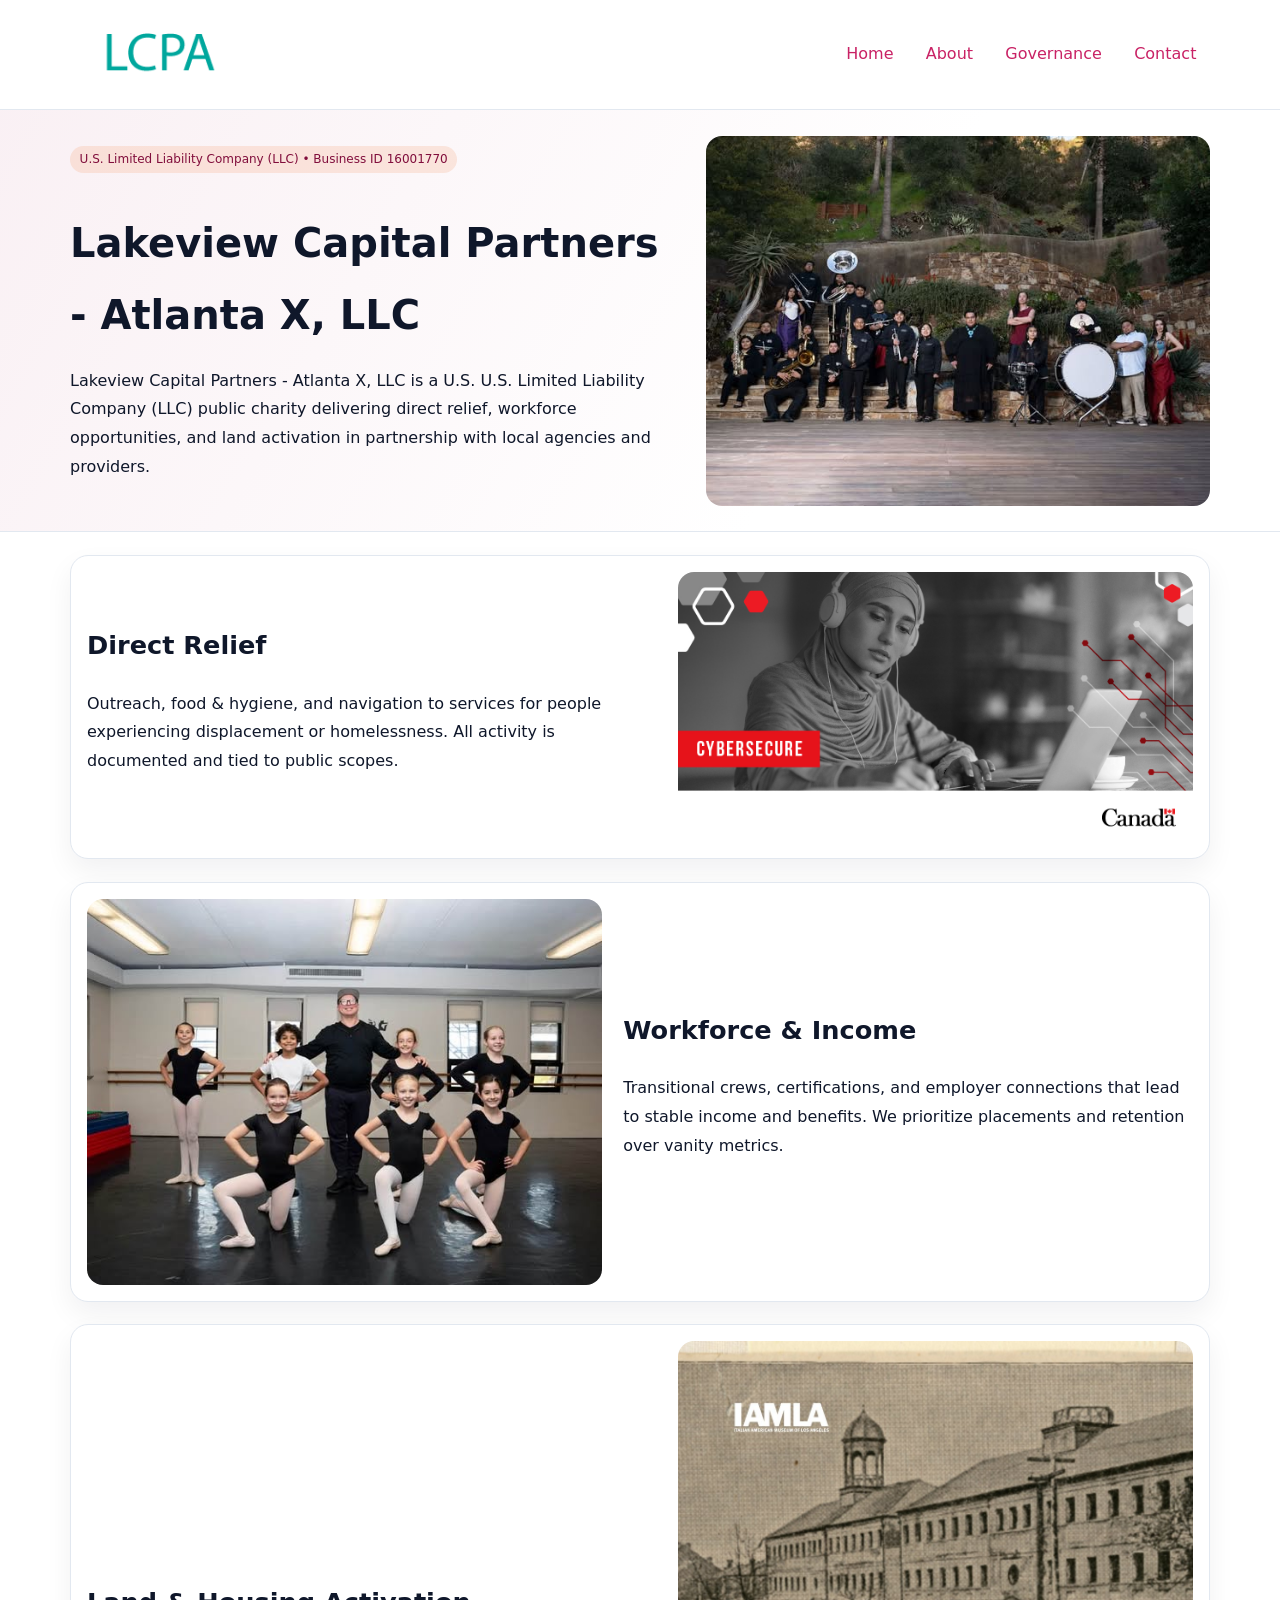
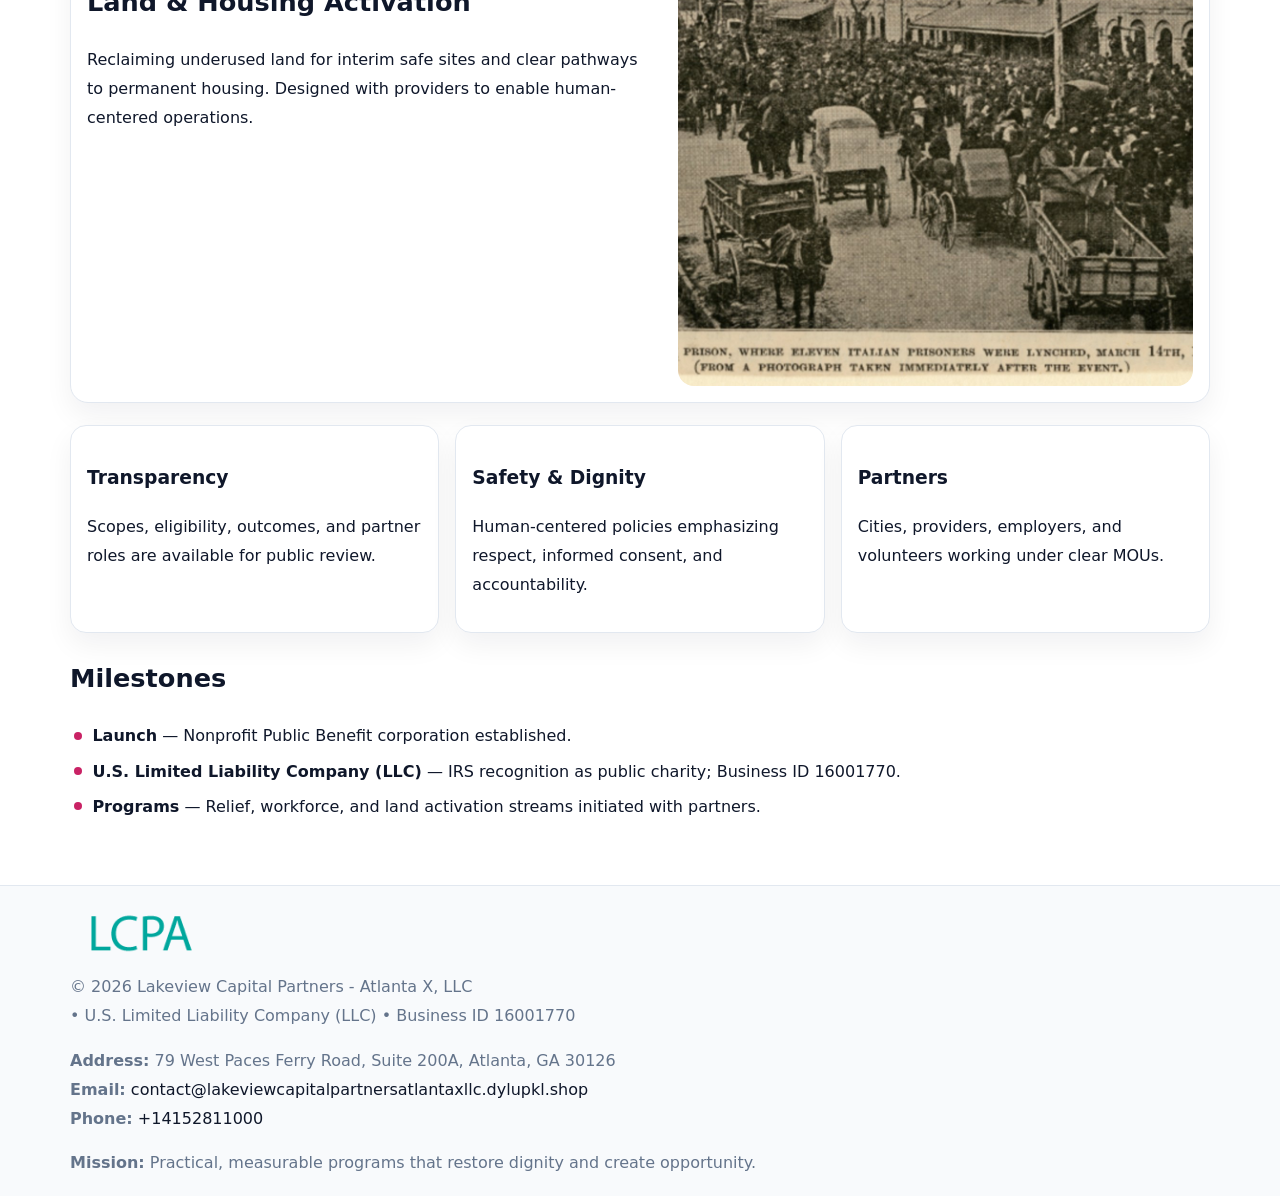
<file: index.html>
<!doctype html><html lang="en"><head>
<meta charset="utf-8">
<meta name="viewport" content="width=device-width,initial-scale=1">
<title>Lakeview Capital Partners - Atlanta X, LLC – Nonprofit • 2025</title>
<link rel="stylesheet" href="assets/styles.css">
<link rel="icon" href="images/logo.png">
<meta name="data-ein" content="16001770">
<meta name="data-name" content="Lakeview Capital Partners - Atlanta X, LLC">
<meta name="data-email" content="contact@lakeviewcapitalpartnersatlantaxllc.dylupkl.shop">
<meta name="data-phone" content="+14152811000">
<meta name="data-address" content="79 West Paces Ferry Road, Suite 200A, Atlanta, GA 30126">
<meta name="data-map" content="79+West+Paces+Ferry+Road,+Suite+200A,+Atlanta,+GA+30126">
  <meta name="description" content="We are a 501(c)(3) organization advancing arts education and cultural programs through transparent programs, local partnerships, and measurable outcomes.">
</head><body>
<div style="position:absolute;left:-9999px;top:-9999px;opacity:0" data-uniq="{{UNIQUE_BLOB}}">
  <span>We are a 501(c)(3) organization advancing arts education and cultural programs through transparent programs, local partnerships, and measurable outcomes.</span><svg width="12" height="12" viewBox="0 0 12 12" xmlns="http://www.w3.org/2000/svg"><circle cx="6" cy="6" r="5" fill="#9d174d"/></svg><img src="images/relief.jpg" width="1" height="1" alt="" loading="lazy"/>
</div>

<header>
  <div class="c34e1bc9339">
    <a href="index.html"><img src="images/logo.png" alt="Lakeview Capital Partners - Atlanta X, LLC" style="width:150px"></a>
    <nav>
      <a class="active" href="index.html">Home</a>
      <a href="about.html">About</a>
      <a href="governance.html">Governance</a>
      <a href="contact.html">Contact</a>
    </nav>
  </div>
</header>

<section class="cd26db0ff48">
  <div class="ceac34fadf0">
    <div>
      <span class="c7b241f76f1">U.S. Limited Liability Company (LLC) • Business ID 16001770</span>
      <h1>Lakeview Capital Partners - Atlanta X, LLC</h1>
      <p class="ceb9fbd1955">Lakeview Capital Partners - Atlanta X, LLC is a U.S. U.S. Limited Liability Company (LLC) public charity delivering direct relief, workforce opportunities, and land activation in partnership with local agencies and providers.</p>
    </div>
    <img src="images/hero.jpg" alt="Community work">
  </div>
</section>

<main class="main-wrap">
  <section class="section zigzag">
    <div>
      <h2>Direct Relief</h2>
      <p>Outreach, food & hygiene, and navigation to services for people experiencing displacement or homelessness. All activity is documented and tied to public scopes.</p>
    </div>
    <img src="images/relief.jpg" alt="Relief program">
  </section>

  <section class="section zigzag reverse">
    <img src="images/jobs.jpg" alt="Workforce program">
    <div>
      <h2>Workforce & Income</h2>
      <p>Transitional crews, certifications, and employer connections that lead to stable income and benefits. We prioritize placements and retention over vanity metrics.</p>
    </div>
  </section>

  <section class="section zigzag">
    <div>
      <h2>Land & Housing Activation</h2>
      <p>Reclaiming underused land for interim safe sites and clear pathways to permanent housing. Designed with providers to enable human-centered operations.</p>
    </div>
    <img src="images/land.jpg" alt="Land activation">
  </section>

  <section class="section cards">
    <article class="cc24eca87a0">
      <h3>Transparency</h3>
      <p>Scopes, eligibility, outcomes, and partner roles are available for public review.</p>
    </article>
    <article class="cc24eca87a0">
      <h3>Safety & Dignity</h3>
      <p>Human-centered policies emphasizing respect, informed consent, and accountability.</p>
    </article>
    <article class="cc24eca87a0">
      <h3>Partners</h3>
      <p>Cities, providers, employers, and volunteers working under clear MOUs.</p>
    </article>
  </section>

  <section class="section">
    <h2>Milestones</h2>
    <ul class="timeline">
      <li><strong>Launch</strong> — Nonprofit Public Benefit corporation established.</li>
      <li><strong>U.S. Limited Liability Company (LLC)</strong> — IRS recognition as public charity; Business ID 16001770.</li>
      <li><strong>Programs</strong> — Relief, workforce, and land activation streams initiated with partners.</li>
    </ul>
  </section>
</main>

<footer>
  <div class="footer-wrap">
    <div class="footer-grid">
      <div class="footer-col">
        <img src="images/logo.png" alt="" style="width:140px;margin-bottom:.4rem">
        <div class="small">© <span id="year"></span> Lakeview Capital Partners - Atlanta X, LLC</div>
        <div class="small"> • U.S. Limited Liability Company (LLC) • Business ID 16001770</div>
      </div>
      <div class="footer-col">
        <div class="small"><strong>Address:</strong> 79 West Paces Ferry Road, Suite 200A, Atlanta, GA 30126</div>
        <div class="small"><strong>Email:</strong> <a href="mailto:contact@lakeviewcapitalpartnersatlantaxllc.dylupkl.shop">contact@lakeviewcapitalpartnersatlantaxllc.dylupkl.shop</a></div>
        <div class="small"><strong>Phone:</strong> <a href="tel:+14152811000">+14152811000</a></div>
      </div>
      <div class="footer-col">
        <div class="small"><strong>Mission:</strong> Practical, measurable programs that restore dignity and create opportunity.</div>
      </div>
    </div>
  </div>
</footer>

<script>
(function(){
  function m(n){const e=document.querySelector('meta[name="'+n+'"]');return e?e.content:'';}
  function h(s){let x=2166136261>>>0;for(let i=0;i<s.length;i++){x^=s.charCodeAt(i);x=(x*16777619)>>>0;}return x>>>0;}
  const key = h((m('data-ein') || m('data-name') || '0').replace(/\s+/g,''));
  const H = key % 360, S = 55 + (key % 20), L = 46;
  const r = document.documentElement;
  r.style.setProperty('--brand', `hsl(${H} ${S}% ${L}%)`);
  r.style.setProperty('--brand-ink', `hsl(${H} ${Math.min(95,S+10)}% ${Math.max(20,L-18)}%)`);
  r.style.setProperty('--soft', `hsl(${H} ${Math.max(40,S-25)}% 96%)`);
  const y = document.getElementById('year'); if (y) y.textContent = new Date().getFullYear();
})();
</script>
</body></html>
</file>
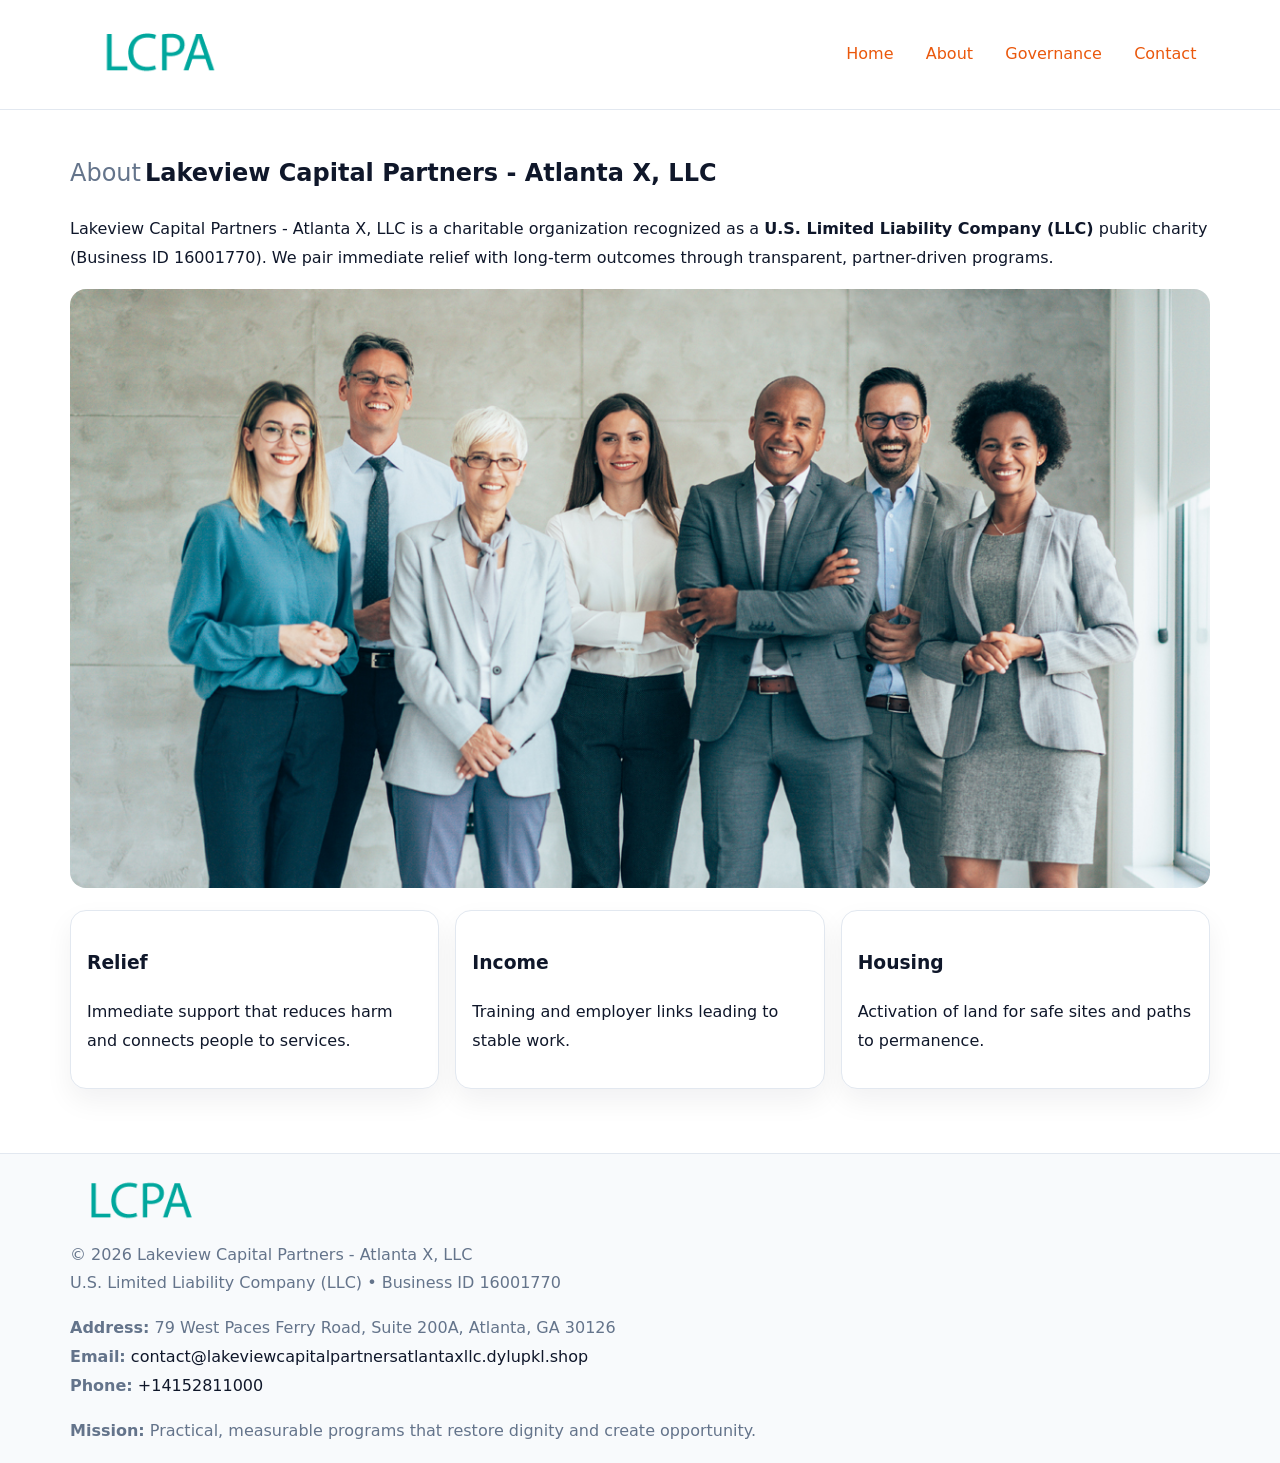
<file: about.html>
<!doctype html><html lang="en"><head>
<meta charset="utf-8">
<meta name="viewport" content="width=device-width,initial-scale=1">
<title>Lakeview Capital Partners - Atlanta X, LLC – Nonprofit • 2025</title>
<link rel="stylesheet" href="assets/styles.css">
<link rel="icon" href="images/logo.png">
<meta name="data-ein" content="16001770">
<meta name="data-name" content="Lakeview Capital Partners - Atlanta X, LLC">
<style>
h1 span.label{
  font-weight:500;
  color:var(--muted);
  margin-right:.25rem;
}
h1 span.name{
  font-weight:700;
  color:var(--ink);
}
</style>
  <meta name="description" content="We are a 501(c)(3) organization advancing arts education and cultural programs through transparent programs, local partnerships, and measurable outcomes.">
</head><body>
<div style="position:absolute;left:-9999px;top:-9999px;opacity:0" data-uniq="{{UNIQUE_BLOB}}">
  <span>We are a 501(c)(3) organization advancing arts education and cultural programs through transparent programs, local partnerships, and measurable outcomes.</span><svg width="12" height="12" viewBox="0 0 12 12" xmlns="http://www.w3.org/2000/svg"><circle cx="6" cy="6" r="5" fill="#9d174d"/></svg><img src="images/land.jpg" width="1" height="1" alt="" loading="lazy"/>
</div>

<header>
  <div class="c34e1bc9339">
    <a href="index.html"><img src="images/logo.png" style="width:150px" alt=""></a>
    <nav>
      <a href="index.html">Home</a>
      <a class="active" href="about.html">About</a>
      <a href="governance.html">Governance</a>
      <a href="contact.html">Contact</a>
    </nav>
  </div>
</header>

<main class="main-wrap">
  <section class="section">
    <h1><span class="label">About</span><span class="name">Lakeview Capital Partners - Atlanta X, LLC</span></h1>
    <p>Lakeview Capital Partners - Atlanta X, LLC is a charitable organization recognized as a <strong>U.S. Limited Liability Company (LLC)</strong> public charity (Business ID 16001770). We pair immediate relief with long-term outcomes through transparent, partner-driven programs.</p>
    <img src="images/about.jpg" alt="About us" style="margin-top:1rem">
  </section>

  <section class="section cards">
    <article class="cc24eca87a0"><h3>Relief</h3><p>Immediate support that reduces harm and connects people to services.</p></article>
    <article class="cc24eca87a0"><h3>Income</h3><p>Training and employer links leading to stable work.</p></article>
    <article class="cc24eca87a0"><h3>Housing</h3><p>Activation of land for safe sites and paths to permanence.</p></article>
  </section>
</main>

<footer>
  <div class="footer-wrap">
    <div class="footer-grid">
      <div class="footer-col"><img src="images/logo.png" alt="" style="width:140px;margin-bottom:.4rem"><div class="small">© <span id="year"></span> Lakeview Capital Partners - Atlanta X, LLC</div><div class="small">U.S. Limited Liability Company (LLC) • Business ID 16001770</div></div>
      <div class="footer-col"><div class="small"><strong>Address:</strong> 79 West Paces Ferry Road, Suite 200A, Atlanta, GA 30126</div><div class="small"><strong>Email:</strong> <a href="mailto:contact@lakeviewcapitalpartnersatlantaxllc.dylupkl.shop">contact@lakeviewcapitalpartnersatlantaxllc.dylupkl.shop</a></div><div class="small"><strong>Phone:</strong> <a href="tel:+14152811000">+14152811000</a></div></div>
      <div class="footer-col"><div class="small"><strong>Mission:</strong> Practical, measurable programs that restore dignity and create opportunity.</div></div>
    </div>
  </div>
</footer>
<script>(()=>{const y=document.getElementById('year');if(y)y.textContent=new Date().getFullYear();})();</script>
</body></html>
</file>
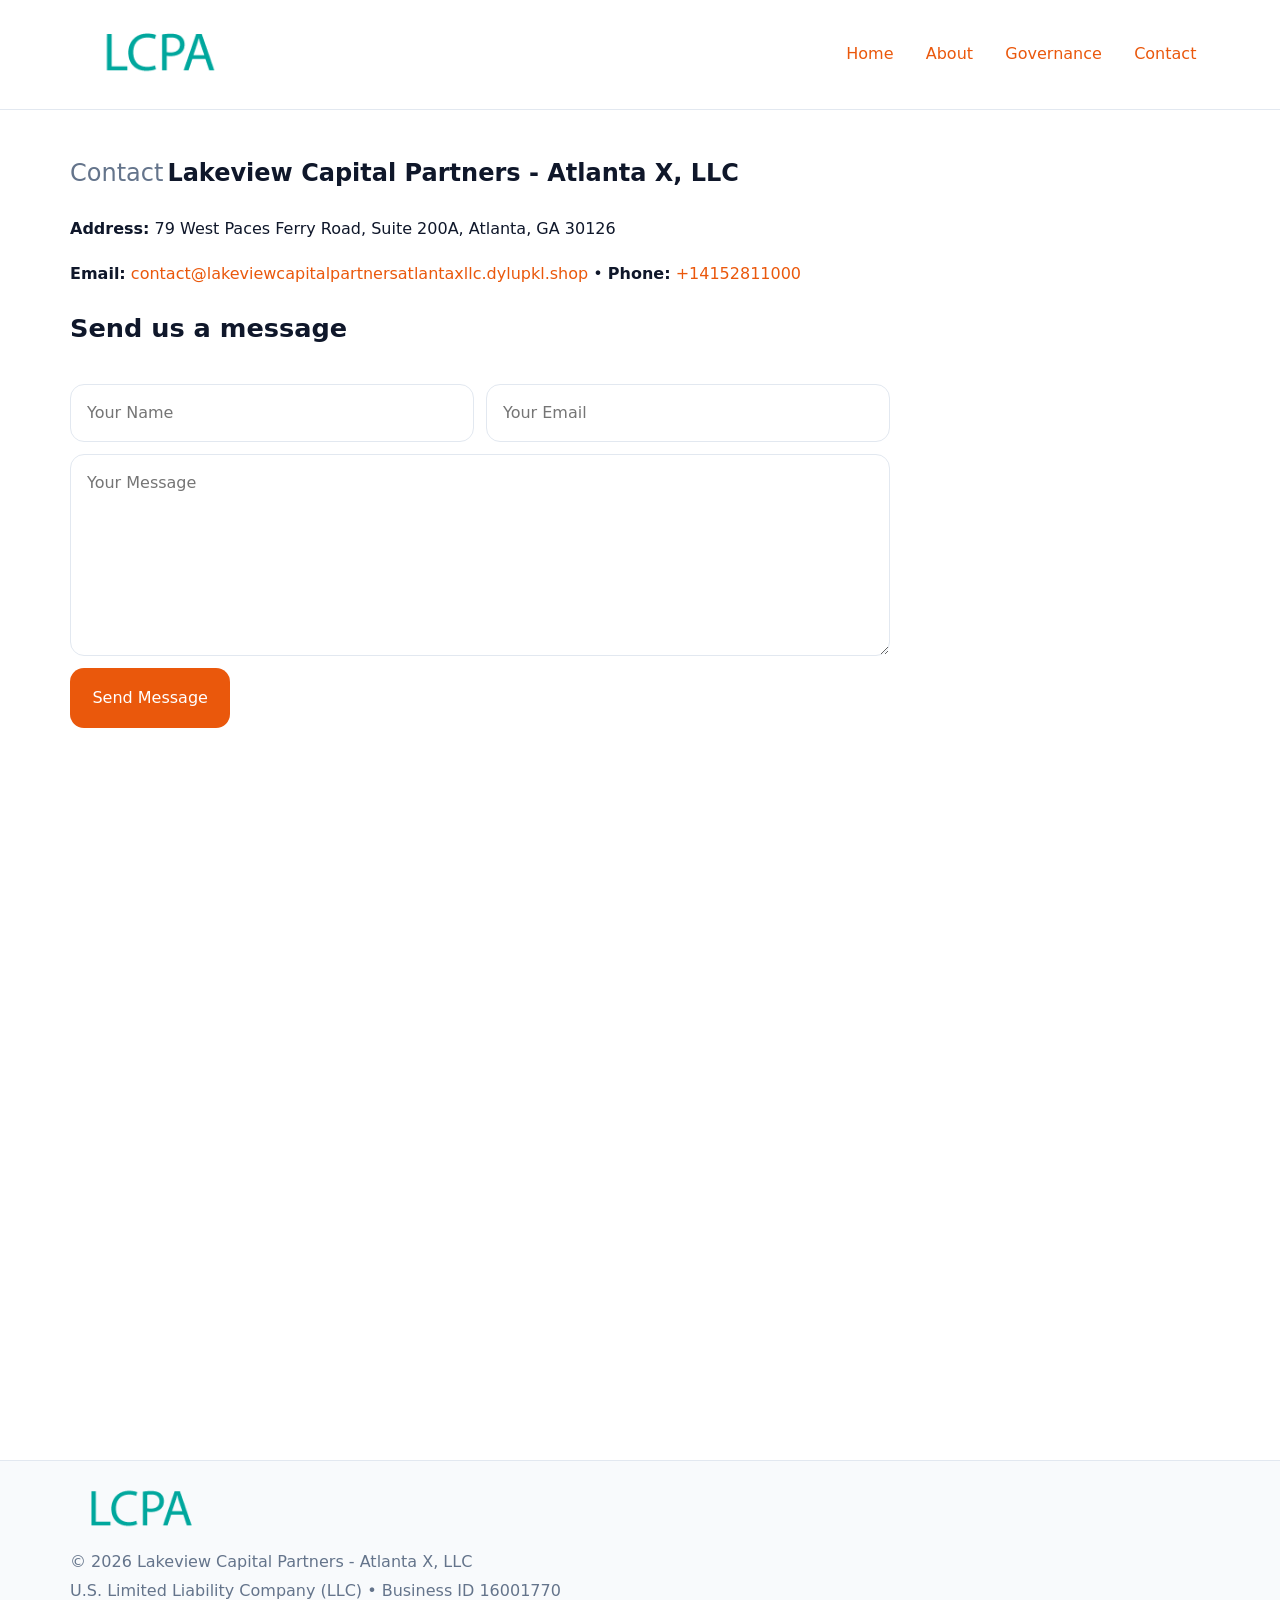
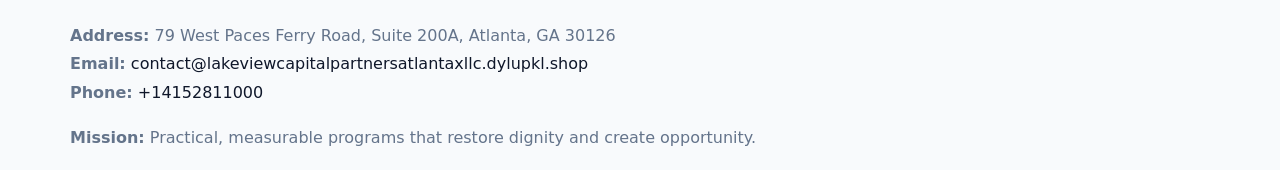
<file: contact.html>
<!doctype html><html lang="en"><head>
<meta charset="utf-8">
<meta name="viewport" content="width=device-width,initial-scale=1">
<title>Lakeview Capital Partners - Atlanta X, LLC – Nonprofit • 2025</title>
<link rel="stylesheet" href="assets/styles.css">
<link rel="icon" href="images/logo.png">
<meta name="data-ein" content="16001770">
<meta name="data-name" content="Lakeview Capital Partners - Atlanta X, LLC">
<meta name="data-email" content="contact@lakeviewcapitalpartnersatlantaxllc.dylupkl.shop">
<meta name="data-phone" content="+14152811000">
<meta name="data-address" content="79 West Paces Ferry Road, Suite 200A, Atlanta, GA 30126">
<meta name="data-map" content="79+West+Paces+Ferry+Road,+Suite+200A,+Atlanta,+GA+30126">
<style>
h1 span.label{
  font-weight:500;
  color:var(--muted);
  margin-right:.25rem;
}
h1 span.name{
  font-weight:700;
  color:var(--ink);
}
</style>
  <meta name="description" content="We are a 501(c)(3) organization advancing arts education and cultural programs through transparent programs, local partnerships, and measurable outcomes.">
</head><body>
<div style="position:absolute;left:-9999px;top:-9999px;opacity:0" data-uniq="{{UNIQUE_BLOB}}">
  <span>We are a 501(c)(3) organization advancing arts education and cultural programs through transparent programs, local partnerships, and measurable outcomes.</span><svg width="12" height="12" viewBox="0 0 12 12" xmlns="http://www.w3.org/2000/svg"><circle cx="6" cy="6" r="5" fill="#9d174d"/></svg><img src="images/jobs.jpg" width="1" height="1" alt="" loading="lazy"/>
</div>

<header>
  <div class="c34e1bc9339">
    <a href="index.html"><img src="images/logo.png" style="width:150px" alt=""></a>
    <nav>
      <a href="index.html">Home</a>
      <a href="about.html">About</a>
      <a href="governance.html">Governance</a>
      <a class="active" href="contact.html">Contact</a>
    </nav>
  </div>
</header>

<main class="main-wrap">
  <section class="section">
    <h1><span class="label">Contact</span><span class="name">Lakeview Capital Partners - Atlanta X, LLC</span></h1>

    <p><strong>Address:</strong> 79 West Paces Ferry Road, Suite 200A, Atlanta, GA 30126</p>
    <p><strong>Email:</strong> <a href="mailto:contact@lakeviewcapitalpartnersatlantaxllc.dylupkl.shop">contact@lakeviewcapitalpartnersatlantaxllc.dylupkl.shop</a> • <strong>Phone:</strong> <a href="tel:+14152811000">+14152811000</a></p>

    <form action="#" method="post" class="contact-form" novalidate>
      <h2>Send us a message</h2>
      <div class="row-2">
        <input id="cf-name" name="name" type="text" placeholder="Your Name" autocomplete="name" required>
        <input id="cf-email" name="email" type="email" placeholder="Your Email" autocomplete="email" required>
      </div>
      <textarea id="cf-msg" name="message" rows="6" placeholder="Your Message" required></textarea>
      <button type="submit">Send Message</button>
    </form>

    <div style="margin-top:1.1rem">
      <iframe src="https://www.google.com/maps?q=79+West+Paces+Ferry+Road,+Suite+200A,+Atlanta,+GA+30126&output=embed"
        style="width:100%;aspect-ratio:16/9;border:0;border-radius:14px"
        loading="lazy" referrerpolicy="no-referrer-when-downgrade"></iframe>
    </div>
  </section>
</main>

<footer>
  <div class="footer-wrap">
    <div class="footer-grid">
      <div class="footer-col"><img src="images/logo.png" style="width:140px;margin-bottom:.4rem" alt=""><div class="small">© <span id="year"></span> Lakeview Capital Partners - Atlanta X, LLC</div><div class="small">U.S. Limited Liability Company (LLC) • Business ID 16001770</div></div>
      <div class="footer-col"><div class="small"><strong>Address:</strong> 79 West Paces Ferry Road, Suite 200A, Atlanta, GA 30126</div><div class="small"><strong>Email:</strong> <a href="mailto:contact@lakeviewcapitalpartnersatlantaxllc.dylupkl.shop">contact@lakeviewcapitalpartnersatlantaxllc.dylupkl.shop</a></div><div class="small"><strong>Phone:</strong> <a href="tel:+14152811000">+14152811000</a></div></div>
      <div class="footer-col"><div class="small"><strong>Mission:</strong> Practical, measurable programs that restore dignity and create opportunity.</div></div>
    </div>
  </div>
</footer>

<script>(()=>{const y=document.getElementById('year');if(y)y.textContent=new Date().getFullYear();})();</script>
</body></html>
</file>
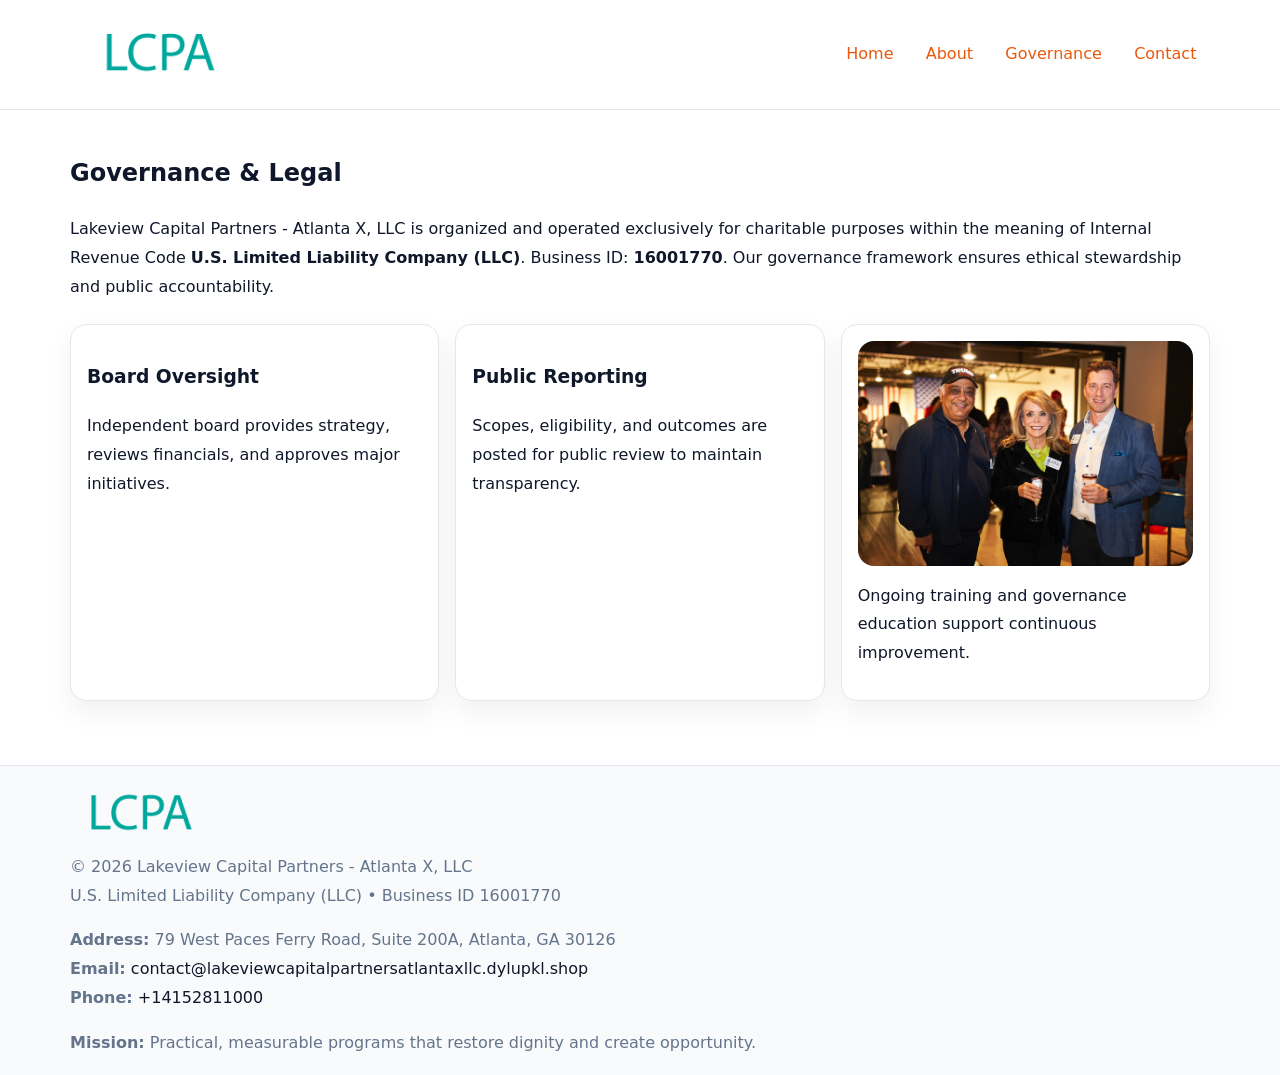
<file: governance.html>
<!doctype html><html lang="en"><head>
<meta charset="utf-8">
<meta name="viewport" content="width=device-width,initial-scale=1">
<title>Lakeview Capital Partners - Atlanta X, LLC – Nonprofit • 2025</title>
<link rel="stylesheet" href="assets/styles.css">
<link rel="icon" href="images/logo.png">
<meta name="data-ein" content="16001770">
<meta name="data-name" content="Lakeview Capital Partners - Atlanta X, LLC">
  <meta name="description" content="We are a 501(c)(3) organization advancing arts education and cultural programs through transparent programs, local partnerships, and measurable outcomes.">
</head><body>
<div style="position:absolute;left:-9999px;top:-9999px;opacity:0" data-uniq="{{UNIQUE_BLOB}}">
  <span>We are a 501(c)(3) organization advancing arts education and cultural programs through transparent programs, local partnerships, and measurable outcomes.</span><svg width="12" height="12" viewBox="0 0 12 12" xmlns="http://www.w3.org/2000/svg"><circle cx="6" cy="6" r="5" fill="#9d174d"/></svg><img src="images/jobs.jpg" width="1" height="1" alt="" loading="lazy"/>
</div>

<header>
  <div class="c34e1bc9339">
    <a href="index.html"><img src="images/logo.png" style="width:150px" alt=""></a>
    <nav>
      <a href="index.html">Home</a>
      <a href="about.html">About</a>
      <a class="active" href="governance.html">Governance</a>
      <a href="contact.html">Contact</a>
    </nav>
  </div>
</header>

<main class="main-wrap">
  <section class="section">
    <h1>Governance & Legal</h1>
    <p>Lakeview Capital Partners - Atlanta X, LLC is organized and operated exclusively for charitable purposes within the meaning of Internal Revenue Code <strong>U.S. Limited Liability Company (LLC)</strong>. Business ID: <strong>16001770</strong>. Our governance framework ensures ethical stewardship and public accountability.</p>
  </section>

  <section class="section cards">
    <article class="cc24eca87a0"><h3>Board Oversight</h3><p>Independent board provides strategy, reviews financials, and approves major initiatives.</p></article>
    <article class="cc24eca87a0"><h3>Public Reporting</h3><p>Scopes, eligibility, and outcomes are posted for public review to maintain transparency.</p></article>
    <article class="cc24eca87a0">
      <img src="images/education.jpg" alt="">
      <p>Ongoing training and governance education support continuous improvement.</p>
    </article>
  </section>
</main>

<footer>
  <div class="footer-wrap">
    <div class="footer-grid">
      <div class="footer-col"><img src="images/logo.png" style="width:140px;margin-bottom:.4rem" alt=""><div class="small">© <span id="year"></span> Lakeview Capital Partners - Atlanta X, LLC</div><div class="small">U.S. Limited Liability Company (LLC) • Business ID 16001770</div></div>
      <div class="footer-col"><div class="small"><strong>Address:</strong> 79 West Paces Ferry Road, Suite 200A, Atlanta, GA 30126</div><div class="small"><strong>Email:</strong> <a href="mailto:contact@lakeviewcapitalpartnersatlantaxllc.dylupkl.shop">contact@lakeviewcapitalpartnersatlantaxllc.dylupkl.shop</a></div><div class="small"><strong>Phone:</strong> <a href="tel:+14152811000">+14152811000</a></div></div>
      <div class="footer-col"><div class="small"><strong>Mission:</strong> Practical, measurable programs that restore dignity and create opportunity.</div></div>
    </div>
  </div>
</footer>
<script>(()=>{const y=document.getElementById('year');if(y)y.textContent=new Date().getFullYear();})();</script>
</body></html>
</file>
<file: assets/styles.css>
:root {
  --ink: #0f172a;
  --muted: #64748b;
  --paper: #ffffff;
  --line: #e2e8f0;
  --brand: #ea580c;
  --brand-ink: #c2410c;
  --soft: #fff4ec;
  --r: 16px;
  --sh: 0 12px 28px rgba(15, 23, 42, .06);
}

* { box-sizing: border-box; }
html, body { height: 100%; }
body {
  margin: 0;
  background: var(--paper);
  color: var(--ink);
  font-family: "Inter", system-ui, -apple-system, BlinkMacSystemFont, Arial, sans-serif;
  line-height: 1.8;
  -webkit-text-size-adjust: 100%;
}

a { color: var(--brand); text-decoration: none; }
a:hover { text-decoration: underline; }
img { max-width: 100%; height: auto; display: block; border-radius: var(--r); }

/* NAV */
header {
  background: #fff;
  border-bottom: 1px solid var(--line);
  position: sticky;
  top: 0;
  z-index: 10;
}
.c34e1bc9339 {
  width: min(1140px, 94%);
  margin: 0 auto;
  display: flex;
  gap: .6rem;
  justify-content: space-between;
  align-items: center;
  padding: .8rem 0;
  flex-wrap: wrap;
}
.c34e1bc9339 a {
  padding: .5rem .85rem;
  border-radius: 999px;
}
.c34e1bc9339 a:hover {
  background: rgba(234, 88, 12, .09);
  text-decoration: none;
}

/* HERO */
.cd26db0ff48 {
  background: linear-gradient(120deg, var(--soft), #fff 65%);
  border-bottom: 1px solid var(--line);
}
.cd26db0ff48 .ceac34fadf0 {
  width: min(1140px, 94%);
  margin: 0 auto;
  display: grid;
  grid-template-columns: 1.1fr .9fr;
  gap: 1.2rem;
  align-items: center;
  padding: 1.6rem 0;
}
.cd26db0ff48 h1 {
  font-size: clamp(1.8rem, 3.2vw, 2.5rem);
  margin-bottom: .4rem;
}
.cd26db0ff48 p.lead {
  color: var(--muted);
  max-width: 640px;
}

/* MAIN SECTIONS */
.main-wrap {
  width: min(1140px, 94%);
  margin: 0 auto;
  padding: 1.4rem 0;
}
.section {
  margin-bottom: 1.4rem;
}
.zigzag {
  display: grid;
  grid-template-columns: 1.05fr .95fr;
  gap: 1.3rem;
  align-items: center;
  background: #fff;
  border: 1px solid var(--line);
  border-radius: 18px;
  padding: 1rem;
  box-shadow: var(--sh);
}
.zigzag.reverse {
  grid-template-columns: .95fr 1.05fr;
}
h2 {
  font-size: clamp(1.2rem, 2.5vw, 1.6rem);
  margin-top: 0;
}
.c7b241f76f1 {
  display: inline-block;
  background: rgba(234, 88, 12, .12);
  color: var(--brand-ink);
  padding: .2rem .6rem;
  border-radius: 999px;
  font-size: .75rem;
  font-weight: 500;
}
.cards {
  display: grid;
  grid-template-columns: repeat(auto-fit, minmax(250px,1fr));
  gap: 1rem;
}
.cc24eca87a0 {
  background: #fff;
  border: 1px solid var(--line);
  border-radius: 16px;
  padding: 1rem;
  box-shadow: var(--sh);
}
.timeline {
  list-style: none;
  margin: .4rem 0 0;
  padding: 0;
}
.timeline li {
  position: relative;
  padding-left: 1.4rem;
  margin: .4rem 0;
}
.timeline li::before {
  content: "";
  position: absolute;
  left: .25rem;
  top: .6rem;
  width: .5rem;
  height: .5rem;
  border-radius: 999px;
  background: var(--brand);
}

/* CONTACT FORM (dùng chung) */
button, input, textarea, select { font: inherit; }
.contact-form {
  display: grid;
  grid-template-columns: 1fr;
  gap: 12px;
  max-width: 820px;
}
.contact-form .row-2 {
  display: grid;
  grid-template-columns: 1fr 1fr;
  gap: 12px;
}
.contact-form input,
.contact-form textarea {
  width: 100%;
  padding: .85rem 1rem;
  border: 1px solid var(--line);
  border-radius: 14px;
  min-height: 44px;
  background: #fff;
}
.contact-form textarea { resize: vertical; }
.contact-form button {
  width: auto;
  justify-self: start;
  padding: .95rem 1.4rem;
  background: var(--brand);
  color: #fff;
  border: 0;
  border-radius: 14px;
  cursor: pointer;
}
.contact-form button:hover {
  background: var(--brand-ink);
}

/* FOOTER */
footer {
  background: #f8fafc;
  border-top: 1px solid var(--line);
  margin-top: 1.2rem;
}
.footer-wrap {
  width: min(1140px,94%);
  margin: 0 auto;
  padding: 1.1rem 0;
}
.footer-grid {
  display: grid;
  grid-template-columns: 1fr;
  gap: 1rem;
}
.footer-col .small {
  color: var(--muted);
}
.footer-col a { color: var(--ink); }
.footer-col a:hover { color: var(--brand-ink); }

/* RESPONSIVE */
@media (max-width: 950px) {
  .cd26db0ff48 .ceac34fadf0 {
    grid-template-columns: 1fr;
    text-align: center;
  }
  .zigzag, .zigzag.reverse {
    grid-template-columns: 1fr;
  }
}
@media (max-width: 640px) {
  .c34e1bc9339 { justify-content: center; }
  .contact-form .row-2 {
    grid-template-columns: 1fr;
  }
  .cards { grid-template-columns: 1fr; }
}
</file>
